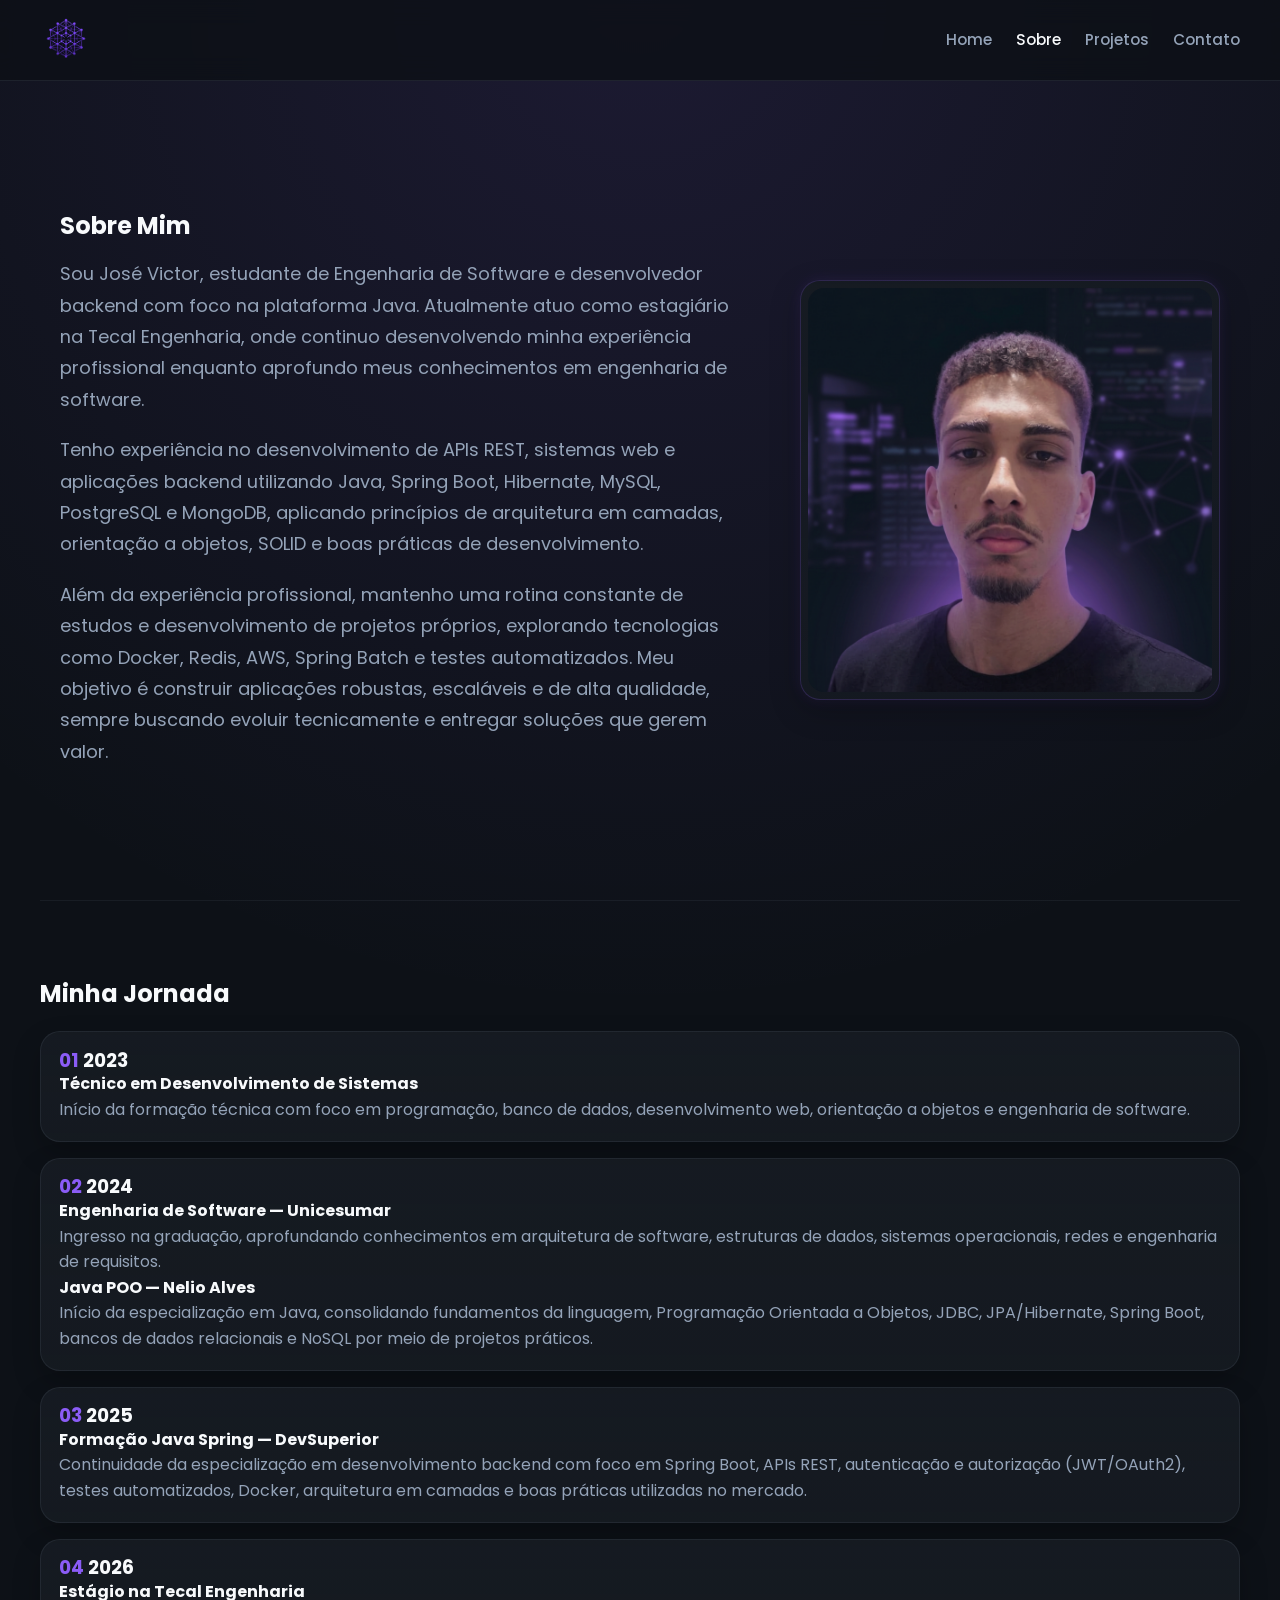
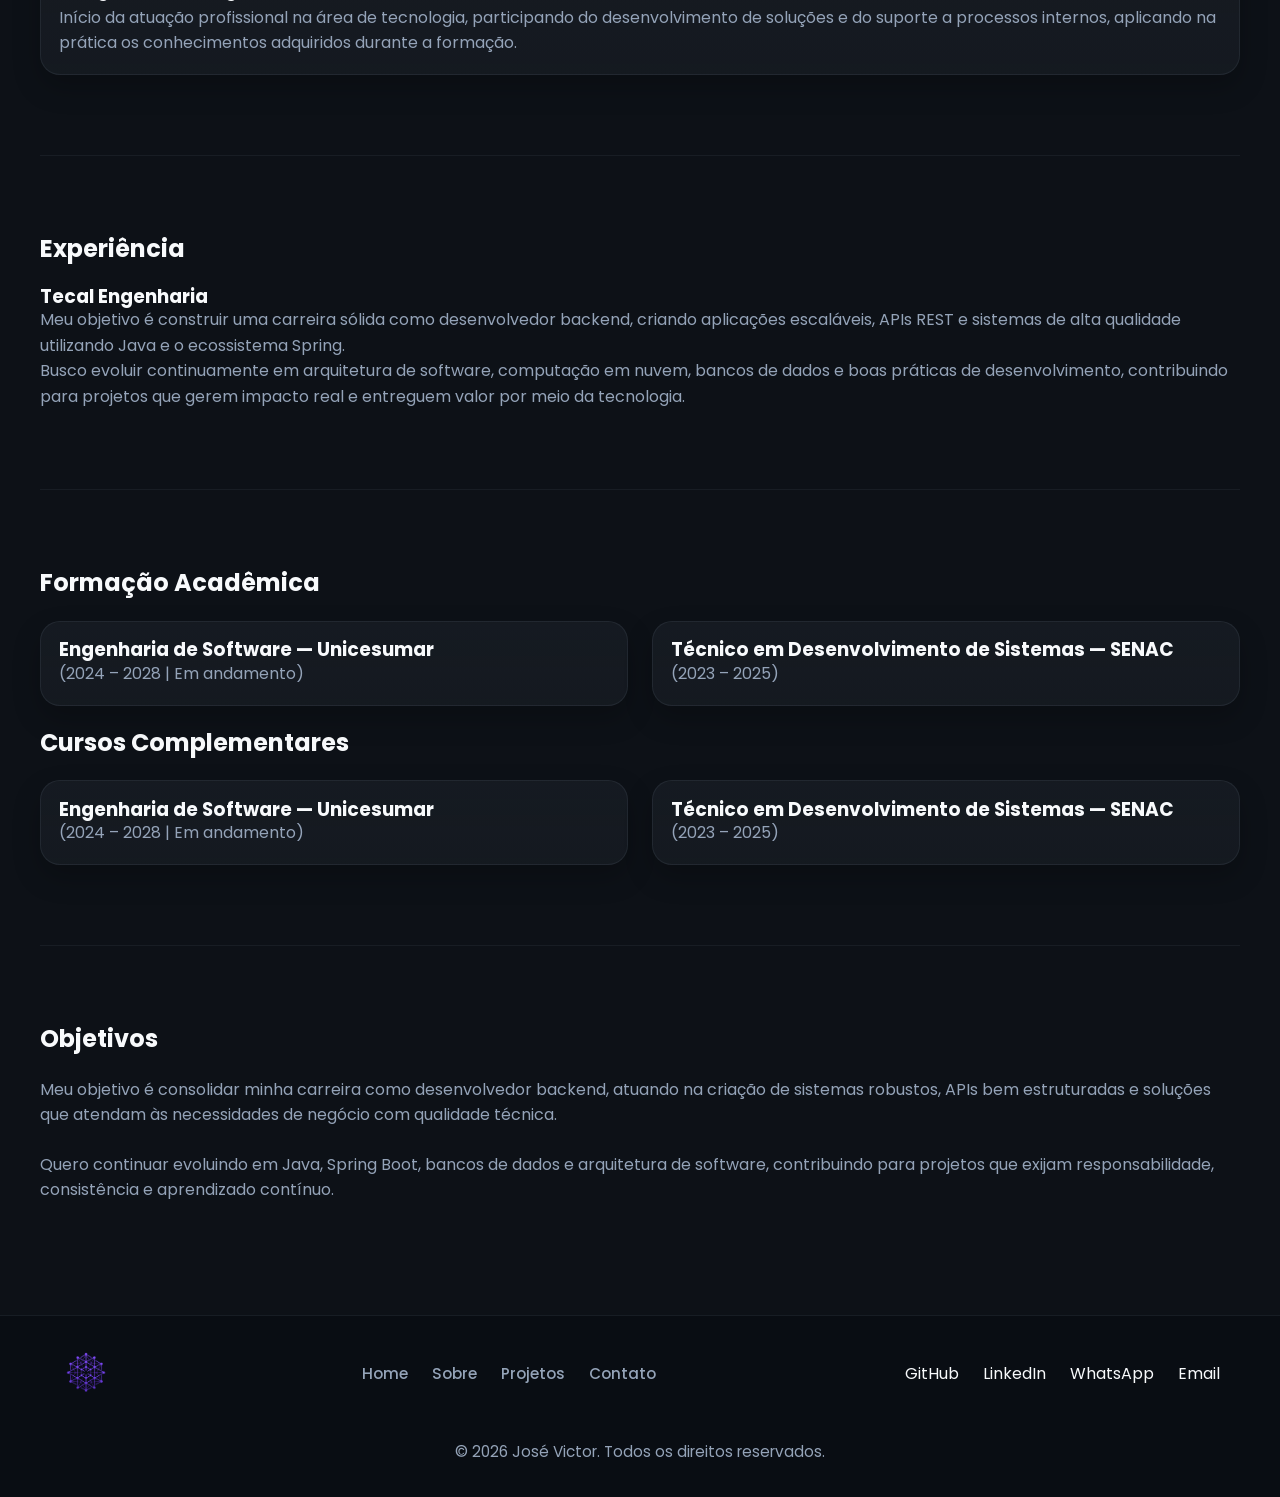
<file: about.html>
<!DOCTYPE html>
<html lang="pt-BR">

<head>
	<meta charset="UTF-8">
	<meta name="viewport" content="width=device-width, initial-scale=1.0">
	<meta name="description" content="Meu portfólio. Aqui apresento meus projetos de desenvolvimento e arquitetura backend com Java e Spring Boot.">
	<meta name="author" content="José Victor">
	<title>José Victor | Sobre Mim</title>
	<link rel="preconnect" href="https://fonts.googleapis.com">
	<link rel="preconnect" href="https://fonts.gstatic.com" crossorigin>
	<link href="https://fonts.googleapis.com/css2?family=Poppins:wght@400;500;600;700;800&display=swap"
		rel="stylesheet">
	<link rel="stylesheet" href="css/style.css">
	<link rel="stylesheet" href="css/animations.css">
</head>

<body>
	<!-- Header -->
	<header class="header">
		<div class="container header-content">
			<div class="logo">
				<a class="logo-link" href="index.html" aria-label="Ir para a página inicial de José Victor">
					<img src="img/logo.png" alt="Logo José Victor" width="56" height="56">
				</a>
			</div>

			<nav aria-label="Navegação principal">
				<ul class="nav-list">
					<li><a class="nav-link" href="index.html">Home</a></li>
					<li><a class="nav-link" href="about.html" aria-current="page">Sobre</a></li>
					<li><a class="nav-link" href="projects.html">Projetos</a></li>
					<li><a class="nav-link" href="contact.html">Contato</a></li>
				</ul>
			</nav>
		</div>
	</header>

	<!-- Main -->
	<main>
		<!-- Seção Sobre Mim -->
		<section class="hero" aria-labelledby="about-title">
			<div class="about-content">
				<h1 id="about-title">Sobre Mim</h1>
				<p>Sou José Victor, estudante de Engenharia de Software e desenvolvedor backend com foco na plataforma
					Java. Atualmente atuo como estagiário na Tecal Engenharia, onde continuo desenvolvendo minha
					experiência profissional enquanto aprofundo meus conhecimentos em engenharia de software.</p>
				<p>Tenho experiência no desenvolvimento de APIs REST, sistemas web e aplicações backend utilizando Java,
					Spring Boot, Hibernate, MySQL, PostgreSQL e MongoDB, aplicando princípios de arquitetura em camadas,
					orientação a objetos, SOLID e boas práticas de desenvolvimento.</p>
				<p>Além da experiência profissional, mantenho uma rotina constante de estudos e desenvolvimento de
					projetos próprios, explorando tecnologias como Docker, Redis, AWS, Spring Batch e testes
					automatizados. Meu objetivo é construir aplicações robustas, escaláveis e de alta qualidade, sempre
					buscando evoluir tecnicamente e entregar soluções que gerem valor.</p>
			</div>

			<figure>
				<img src="img/perfil.png" alt="Foto de perfil de José Victor" width="400" height="400">
			</figure>
		</section>

		<!-- Seção Minha Jornada -->
		<section aria-labelledby="journey-title">
			<h2 id="journey-title">Minha Jornada</h2>

			<ol class="timeline">
				<li>
					<article>
						<h3>2023</h3>
						<h4>Técnico em Desenvolvimento de Sistemas</h4>
						<p>Início da formação técnica com foco em programação, banco de dados, desenvolvimento web,
							orientação a objetos e engenharia de software.</p>
					</article>
				</li>
				<li>
					<article>
						<h3>2024</h3>
						<h4>Engenharia de Software — Unicesumar</h4>
						<p>Ingresso na graduação, aprofundando conhecimentos em arquitetura de software, estruturas de
							dados, sistemas operacionais, redes e engenharia de requisitos.</p>

						<h4>Java POO — Nelio Alves</h4>
						<p>Início da especialização em Java, consolidando fundamentos da linguagem, Programação
							Orientada a Objetos, JDBC, JPA/Hibernate, Spring Boot, bancos de dados relacionais e NoSQL
							por meio de projetos práticos.</p>
					</article>
				</li>
				<li>
					<article>
						<h3>2025</h3>
						<h4>Formação Java Spring — DevSuperior</h4>
						<p>Continuidade da especialização em desenvolvimento backend com foco em Spring Boot, APIs REST,
							autenticação e autorização (JWT/OAuth2), testes automatizados, Docker, arquitetura em
							camadas e boas práticas utilizadas no mercado.</p>
					</article>
				</li>
				<li>
					<article>
						<h3>2026</h3>
						<h4>Estágio na Tecal Engenharia</h4>
						<p>Início da atuação profissional na área de tecnologia, participando do desenvolvimento de
							soluções e do suporte a processos internos, aplicando na prática os conhecimentos adquiridos
							durante a formação.</p>
					</article>
				</li>
			</ol>
		</section>

		<!-- Seção Experiência -->
		<section aria-labelledby="experience-title">
			<h2 id="experience-title">Experiência</h2>

			<article aria-labelledby="tecal-title">
				<h3 id="tecal-title">Tecal Engenharia</h3>
				<p>Meu objetivo é construir uma carreira sólida como desenvolvedor backend, criando aplicações
					escaláveis, APIs REST e sistemas de alta qualidade utilizando Java e o ecossistema Spring.</p>

				<p>Busco evoluir continuamente em arquitetura de software, computação em nuvem, bancos de dados e boas
					práticas de desenvolvimento, contribuindo para projetos que gerem impacto real e entreguem valor por
					meio da tecnologia.</p>
			</article>
		</section>

		<!-- Seção Formação -->
		<section aria-labelledby="education-title">
			<h2 id="education-title">Formação Acadêmica</h2>

			<div class="education-grid">
				<article aria-labelledby="software-degree-title">
					<h3 id="software-degree-title">Engenharia de Software — Unicesumar</h3>
					<p>(2024 – 2028 | Em andamento)</p>
				</article>

				<article aria-labelledby="technical-course-title">
					<h3 id="technical-course-title">Técnico em Desenvolvimento de Sistemas — SENAC</h3>
					<p>(2023 – 2025)</p>
				</article>
			</div>
			<h2 id="education-title">Cursos Complementares</h2>
			<div class="education-grid">
				<article aria-labelledby="software-degree-title">
					<h3 id="software-degree-title">Engenharia de Software — Unicesumar</h3>
					<p>(2024 – 2028 | Em andamento)</p>
				</article>

				<article aria-labelledby="technical-course-title">
					<h3 id="technical-course-title">Técnico em Desenvolvimento de Sistemas — SENAC</h3>
					<p>(2023 – 2025)</p>
				</article>
			</div>
		</section>



		<!-- Seção Objetivos -->
		<section aria-labelledby="goals-title">
			<h2 id="goals-title">Objetivos</h2>
			<p>Meu objetivo é consolidar minha carreira como desenvolvedor backend, atuando na criação de sistemas
				robustos, APIs bem estruturadas e soluções que atendam às necessidades de negócio com qualidade técnica.
			</p>
			<p>Quero continuar evoluindo em Java, Spring Boot, bancos de dados e arquitetura de software, contribuindo
				para projetos que exijam responsabilidade, consistência e aprendizado contínuo.</p>
		</section>
	</main>

	<!-- Footer -->
	<footer class="footer">
		<div class="container footer-content">
			<div class="logo">
				<a class="logo-link" href="index.html" aria-label="Ir para a página inicial de José Victor">
					<img src="img/logo.png" alt="Logo José Victor" width="56" height="56">
				</a>
			</div>

			<nav aria-label="Links rápidos">
				<ul class="nav-list">
					<li><a class="nav-link" href="index.html">Home</a></li>
					<li><a class="nav-link" href="about.html">Sobre</a></li>
					<li><a class="nav-link" href="projects.html">Projetos</a></li>
					<li><a class="nav-link" href="contact.html">Contato</a></li>
				</ul>
			</nav>

			<nav aria-label="Redes sociais e contato">
				<ul class="nav-list">
					<li><a href="https://github.com/JoseV-001" target="_blank" rel="noopener noreferrer"
							aria-label="Acessar o GitHub de José Victor">GitHub</a></li>
					<li><a href="https://www.linkedin.com/in/jos%C3%A9-victor-460175269/" target="_blank"
							rel="noopener noreferrer" aria-label="Acessar o LinkedIn de José Victor">LinkedIn</a></li>
					<li><a href="https://wa.me/5521996061659" target="_blank" rel="noopener noreferrer"
							aria-label="Falar com José Victor no WhatsApp">WhatsApp</a></li>
					<li><a href="mailto:victojose46@gmail.com" aria-label="Enviar um email para José Victor">Email</a>
					</li>
				</ul>
			</nav>

			<p>&copy; 2026 José Victor. Todos os direitos reservados.</p>
		</div>
	</footer>

	<script defer src="js/effects.js"></script>
	<script defer src="js/main.js"></script>
</body>

</html>
</file>
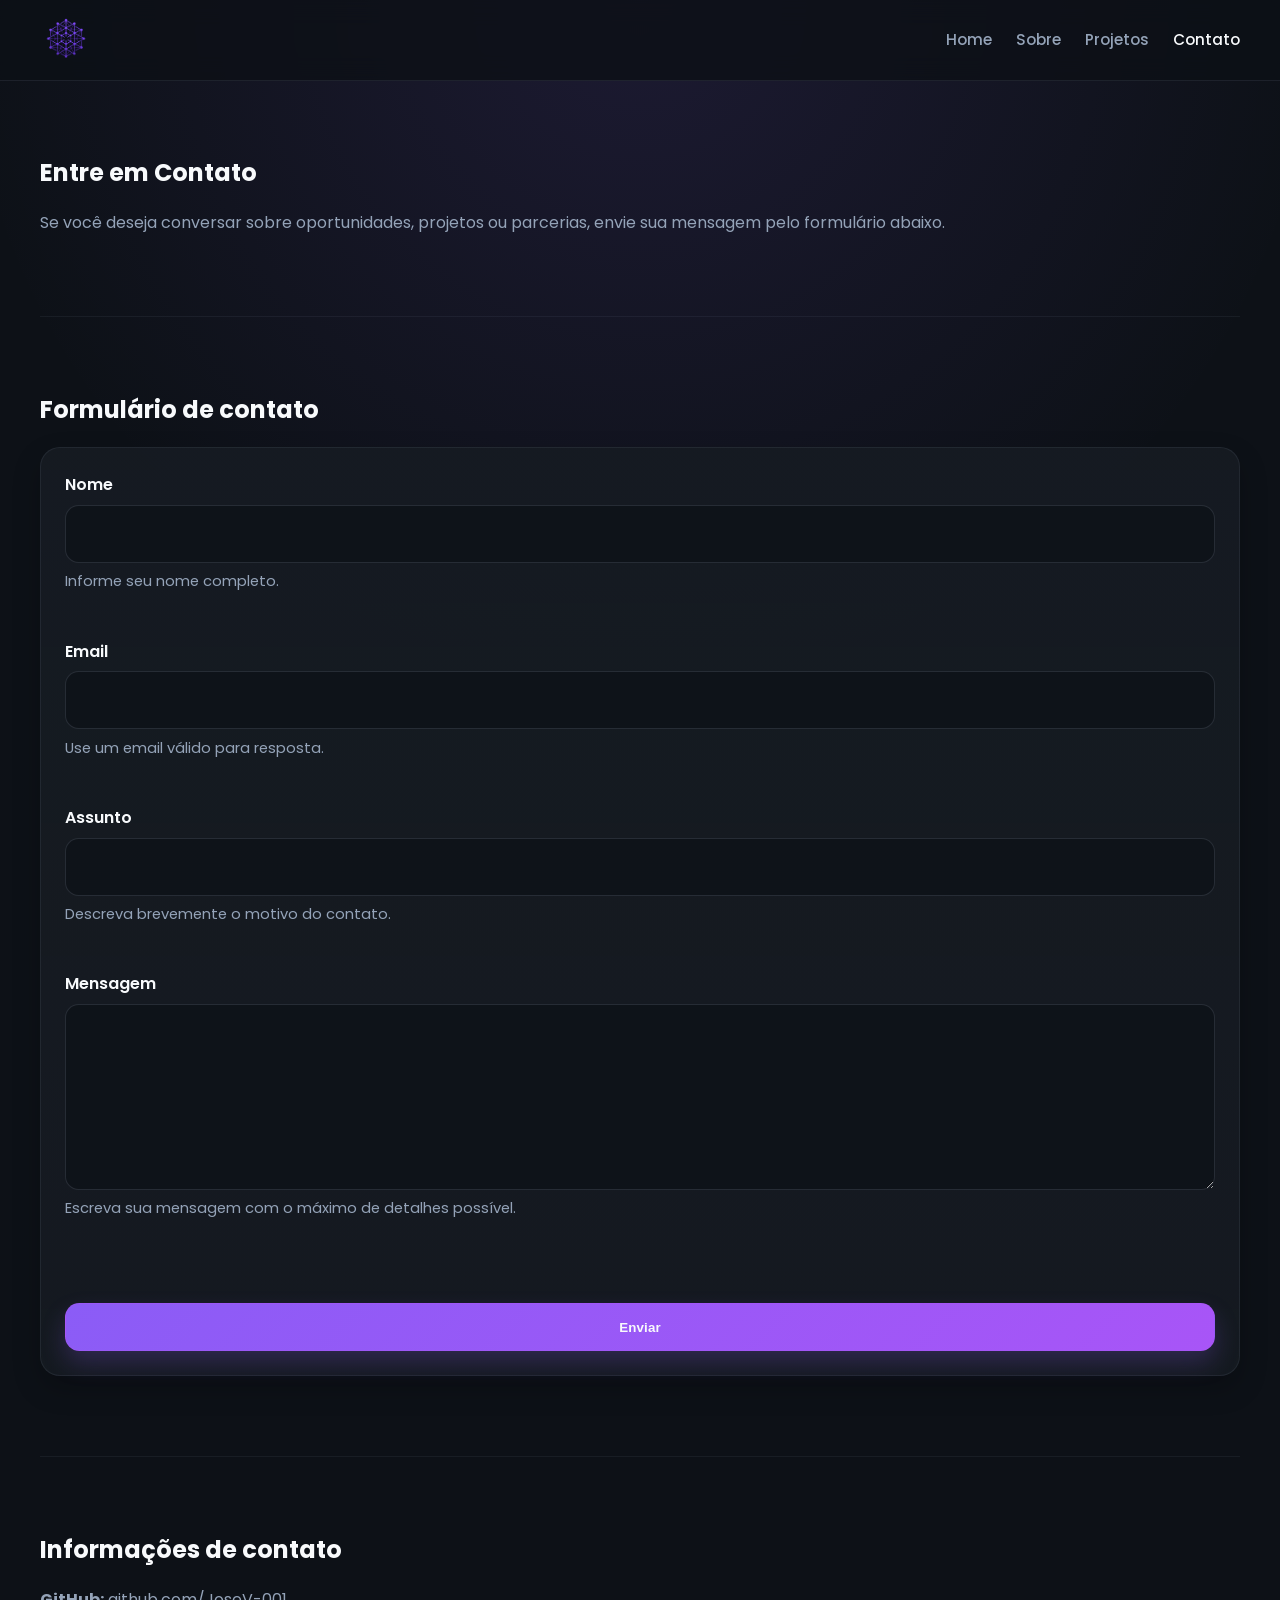
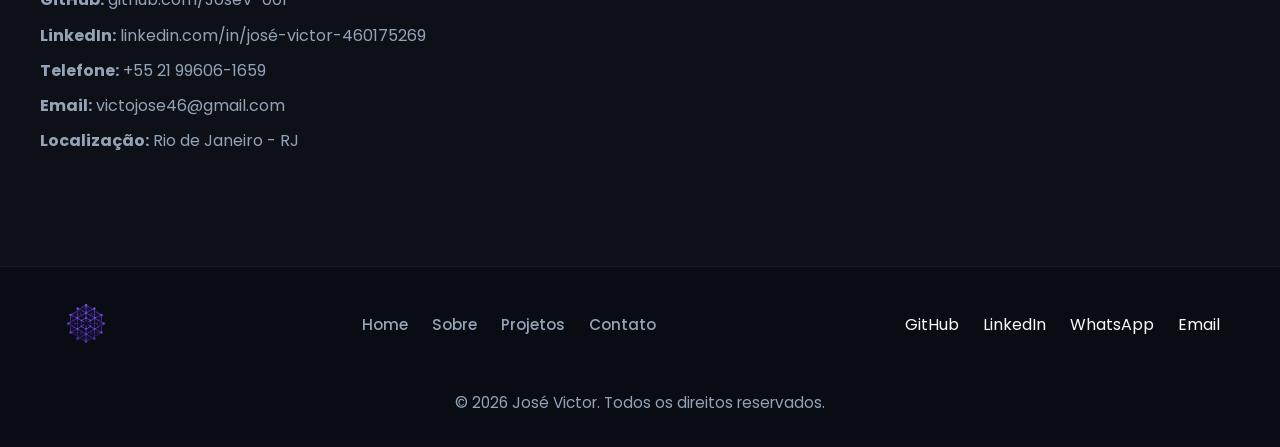
<file: contact.html>
<!DOCTYPE html>
<html lang="pt-BR">
<head>
	<meta charset="UTF-8">
	<meta name="viewport" content="width=device-width, initial-scale=1.0">
	<meta name="description" content="Meu portfólio. Aqui apresento meus projetos de desenvolvimento e arquitetura backend com Java e Spring Boot.">
	<meta name="author" content="José Victor">
	<title>José Victor | Contato</title>
	<link rel="preconnect" href="https://fonts.googleapis.com">
	<link rel="preconnect" href="https://fonts.gstatic.com" crossorigin>
	<link href="https://fonts.googleapis.com/css2?family=Poppins:wght@400;500;600;700;800&display=swap" rel="stylesheet">
	<link rel="stylesheet" href="css/style.css">
	<link rel="stylesheet" href="css/animations.css">
</head>
<body>
	<!-- Header -->
	<header class="header">
		<div class="container header-content">
			<div class="logo">
				<a class="logo-link" href="index.html" aria-label="Ir para a página inicial de José Victor">
					<img src="img/logo.png" alt="Logo José Victor" width="56" height="56">
				</a>
			</div>

			<nav aria-label="Navegação principal">
				<ul class="nav-list">
					<li><a class="nav-link" href="index.html">Home</a></li>
					<li><a class="nav-link" href="about.html">Sobre</a></li>
					<li><a class="nav-link" href="projects.html">Projetos</a></li>
					<li><a class="nav-link" href="contact.html" aria-current="page">Contato</a></li>
				</ul>
			</nav>
		</div>
	</header>

	<!-- Main -->
	<main>
		<!-- Título e apresentação -->
		<section aria-labelledby="contact-title">
			<h1 id="contact-title">Entre em Contato</h1>
			<p>Se você deseja conversar sobre oportunidades, projetos ou parcerias, envie sua mensagem pelo formulário abaixo.</p>
		</section>

		<!-- Formulário -->
		<section aria-labelledby="form-title">
			<h2 id="form-title">Formulário de contato</h2>

			<form id="contact-form" class="contact-form" novalidate aria-label="Formulário de contato de José Victor">
				<div class="form-field">
					<label for="name">Nome</label>
					<input type="text" id="name" name="name" autocomplete="name" required aria-describedby="name-help name-error">
					<p id="name-help">Informe seu nome completo.</p>
					<p id="name-error" aria-live="polite"></p>
				</div>

				<div class="form-field">
					<label for="email">Email</label>
					<input type="email" id="email" name="email" autocomplete="email" required aria-describedby="email-help email-error">
					<p id="email-help">Use um email válido para resposta.</p>
					<p id="email-error" aria-live="polite"></p>
				</div>

				<div class="form-field">
					<label for="subject">Assunto</label>
					<input type="text" id="subject" name="subject" required aria-describedby="subject-help subject-error">
					<p id="subject-help">Descreva brevemente o motivo do contato.</p>
					<p id="subject-error" aria-live="polite"></p>
				</div>

				<div class="form-field">
					<label for="message">Mensagem</label>
					<textarea id="message" name="message" rows="6" required aria-describedby="message-help message-error"></textarea>
					<p id="message-help">Escreva sua mensagem com o máximo de detalhes possível.</p>
					<p id="message-error" aria-live="polite"></p>
				</div>

				<p id="form-status" aria-live="polite"></p>

				<button type="submit" class="btn btn-primary">Enviar</button>
			</form>
		</section>

		<!-- Seção de contato direto -->
		<section aria-labelledby="contact-info-title">
			<h2 id="contact-info-title">Informações de contato</h2>

			<ul>
				<li><strong>GitHub:</strong> <a href="https://github.com/JoseV-001" target="_blank" rel="noopener noreferrer" aria-label="Acessar o GitHub de José Victor">github.com/JoseV-001</a></li>
				<li><strong>LinkedIn:</strong> <a href="https://www.linkedin.com/in/jos%C3%A9-victor-460175269/" target="_blank" rel="noopener noreferrer" aria-label="Acessar o LinkedIn de José Victor">linkedin.com/in/josé-victor-460175269</a></li>
				<li><strong>Telefone:</strong> <a href="tel:+5521996061659" aria-label="Ligar para José Victor">+55 21 99606-1659</a></li>
				<li><strong>Email:</strong> <a href="mailto:victojose46@gmail.com" aria-label="Enviar um email para José Victor">victojose46@gmail.com</a></li>
				<li><strong>Localização:</strong> Rio de Janeiro - RJ</li>
			</ul>
		</section>
	</main>

	<!-- Footer -->
	<footer class="footer">
		<div class="container footer-content">
		<div class="logo">
			<a class="logo-link" href="index.html" aria-label="Ir para a página inicial de José Victor">
				<img src="img/logo.png" alt="Logo José Victor" width="56" height="56">
			</a>
		</div>

		<nav aria-label="Links rápidos">
			<ul class="nav-list">
				<li><a class="nav-link" href="index.html">Home</a></li>
				<li><a class="nav-link" href="about.html">Sobre</a></li>
				<li><a class="nav-link" href="projects.html">Projetos</a></li>
				<li><a class="nav-link" href="contact.html">Contato</a></li>
			</ul>
		</nav>

		<nav aria-label="Redes sociais e contato">
				<ul class="nav-list">
					<li><a href="https://github.com/JoseV-001" target="_blank" rel="noopener noreferrer"
							aria-label="Acessar o GitHub de José Victor">GitHub</a></li>
					<li><a href="https://www.linkedin.com/in/jos%C3%A9-victor-460175269/" target="_blank"
							rel="noopener noreferrer" aria-label="Acessar o LinkedIn de José Victor">LinkedIn</a></li>
					<li><a href="https://wa.me/5521996061659" target="_blank" rel="noopener noreferrer"
							aria-label="Falar com José Victor no WhatsApp">WhatsApp</a></li>
					<li><a href="mailto:victojose46@gmail.com" aria-label="Enviar um email para José Victor">Email</a>
					</li>
				</ul>
			</nav>

		<p>&copy; 2026 José Victor. Todos os direitos reservados.</p>
		</div>
	</footer>

	<script defer src="js/effects.js"></script>
	<script defer src="js/form.js"></script>
	<script defer src="js/main.js"></script>
</body>
</html>
</file>
<file: css/style.css>
@import url('https://fonts.googleapis.com/css2?family=Poppins:wght@400;500;600;700;800&display=swap');

/* ==========================================================================
   1. RESET E COMPONENTES GERAIS
   ========================================================================== */

* {
    margin: 0;
    padding: 0;
    box-sizing: border-box;
}

html {
    scroll-behavior: smooth;
}

body, html {
    width: 100%;
    overflow-x: hidden;
}

body {
    background-color: var(--bg-primary);
    background-image: radial-gradient(circle at top, rgba(139, 92, 246, 0.12), transparent 32%);
    color: var(--text-primary);
    font-family: var(--font-main);
    line-height: 1.6;
}

main {
    padding-top: 80px;
}

ul {
    list-style: none;
}

a {
    text-decoration: none;
    color: inherit;
    transition: var(--transition-smooth);
}

a:focus-visible,
button:focus-visible,
input:focus-visible,
textarea:focus-visible {
    outline: 2px solid var(--color-primary);
    outline-offset: 4px;
}

img {
    max-width: 100%;
    height: auto;
    display: block;
    border-radius: 1rem;
}

figure {
    margin: 0;
}

figcaption {
    margin-top: 0.85rem;
    font-size: 0.9rem;
    color: var(--text-secondary);
}

.container {
    max-width: 1200px;
    margin: 0 auto;
    padding: 0 20px;
    width: 100%;
}

main > section {
    width: min(1200px, calc(100% - 40px));
    margin: 0 auto;
    padding: 5rem 0;
}

main > section + section {
    border-top: 1px solid rgba(148, 163, 184, 0.08);
}

main h1,
main h2,
main h3 {
    line-height: 1.1;
}

main p {
    color: var(--text-secondary);
}

/* Botões Globais */
.btn,
#sobre a,
#cta a,
.project-card__actions a {
    display: inline-flex;
    align-items: center;
    justify-content: center;
    min-height: 48px;
    padding: 0.85rem 1.5rem;
    border-radius: 0.9rem;
    font-weight: 600;
    letter-spacing: 0.01em;
    transition: var(--transition-smooth);
}

.btn {
    cursor: pointer;
}

.btn-primary,
#sobre a,
#cta a,
.project-card__actions a:first-child {
    background: linear-gradient(135deg, var(--color-primary), var(--color-accent));
    color: var(--text-primary);
    border: 1px solid rgba(168, 85, 247, 0.45);
    box-shadow: 0 12px 24px rgba(139, 92, 246, 0.22);
}

.btn-primary:hover,
#sobre a:hover,
#cta a:hover,
.project-card__actions a:first-child:hover {
    transform: translateY(-3px);
    box-shadow: 0 18px 30px rgba(139, 92, 246, 0.28);
}

.btn-outline,
.project-card__actions a:last-child {
    background: rgba(22, 27, 34, 0.78);
    color: var(--text-primary);
    border: 1px solid rgba(139, 92, 246, 0.35);
}

.btn-outline:hover,
.project-card__actions a:last-child:hover {
    background: rgba(139, 92, 246, 0.1);
    transform: translateY(-3px);
    box-shadow: 0 18px 30px rgba(139, 92, 246, 0.28);
}


/* ==========================================================================
   2. VARIÁVEIS
   ========================================================================== */

:root {
    /* Paleta de Cores */
    --bg-primary: #0D1117;
    --bg-secondary: #161B22;
    --color-primary: #8B5CF6;
    --color-accent: #A855F7;
    --text-primary: #F8FAFC;
    --text-secondary: #94A3B8;

    /* Fontes e Tamanhos */
    --font-main: 'Poppins', sans-serif;
    
    /* Transições */
    --transition-smooth: all 0.3s ease;
}


/* ==========================================================================
   3. HEADER
   ========================================================================== */

.header {
    position: fixed;
    top: 0;
    left: 0;
    width: 100%;
    z-index: 1000;
    background: rgba(13, 17, 23, 0.82);
    backdrop-filter: blur(12px);
    -webkit-backdrop-filter: blur(12px);
    border-bottom: 1px solid rgba(148, 163, 184, 0.12);
}

.header .header-content {
    display: flex;
    justify-content: space-between;
    align-items: center;
    height: 80px;
    width: 100%;
    max-width: 100%;
    padding: 0 40px;
}

.logo,
.logo-link {
    display: inline-flex;
    align-items: center;
    line-height: 0;
}

.logo-link img {
    width: 52px;
    height: 52px;
    object-fit: contain;
    display: block;
}

.nav-list {
    display: flex;
    align-items: center;
    gap: 1.5rem;
    flex-wrap: wrap;
}

.nav-link {
    color: var(--text-secondary);
    font-weight: 500;
    font-size: 0.95rem;
    transition: var(--transition-smooth);
}

.nav-link:hover,
.nav-link[aria-current="page"] {
    color: var(--text-primary);
}


/* ==========================================================================
   4. HERO
   ========================================================================== */

.saudacao,
.hero-text > p:first-of-type {
    color: var(--color-primary);
    font-weight: 500;
}

.saudacao {
    font-size: 1.2rem;
    display: block;
    margin-bottom: 0.5rem;
}

.cargo,
.hero-text h2 {
    font-size: clamp(1.4rem, 3vw, 2rem);
    color: var(--text-secondary);
    font-weight: 600;
    margin-bottom: 1.5rem;
}

.descricao {
    color: var(--text-secondary);
    font-size: 1.1rem;
    margin-bottom: 2rem;
    max-width: 90%;
}

.hero {
    min-height: calc(100vh - 80px);
    display: grid;
    grid-template-columns: 1.2fr 0.8fr;
    align-items: center;
    gap: 3.5rem;
    padding: 0.85rem 0 2.25rem;
}

.hero:not(#home) {
    max-width: 1200px;
    width: 100%;
    margin: 0 auto;
    padding: 2.25rem 20px;
    display: flex;
    justify-content: space-between;
    align-items: center;
    gap: 4rem;
}

.hero-content {
    display: flex;
    flex-direction: column;
    justify-content: center;
    gap: 0.75rem;
}

.hero-text {
    display: flex;
    flex-direction: column;
    gap: 0.75rem;
}

.hero-brand {
    display: block;
    width: min(100%, 560px);
    height: auto;
    object-fit: contain;
    margin-bottom: 0.2rem;
    filter: drop-shadow(0 0 18px rgba(139, 92, 246, 0.35));
}

.hero-text p {
    margin: 0;
    max-width: 65ch;
}

.hero-text h1 {
    font-size: clamp(2.6rem, 6vw, 4.6rem);
    font-weight: 800;
    margin-bottom: 0.5rem;
}

.hero-buttons {
    display: flex;
    gap: 1rem;
    flex-wrap: nowrap;
    margin-top: 0.35rem;
}

#home .hero-text > ul {
    display: flex;
    flex-wrap: wrap;
    gap: 0.6rem;
    margin-top: 0.25rem;
}

#home .hero-text > ul li {
    display: inline-flex;
    align-items: center;
    min-height: 2.3rem;
    padding: 0.45rem 0.85rem;
    border-radius: 999px;
    background: rgba(22, 27, 34, 0.88);
    border: 1px solid rgba(139, 92, 246, 0.18);
    color: var(--text-primary);
    font-size: 0.92rem;
    line-height: 1;
}

@keyframes pulse-glow {
    0%, 100% {
        box-shadow: 0 10px 30px rgba(0, 0, 0, 0.25), 0 0 15px rgba(139, 92, 246, 0.15);
        border-color: rgba(139, 92, 246, 0.2);
    }
    50% {
        box-shadow: 0 14px 40px rgba(0, 0, 0, 0.35), 0 0 28px rgba(168, 85, 247, 0.38);
        border-color: rgba(168, 85, 247, 0.45);
    }
}

.hero-media,
.hero:not(#home) figure {
    justify-self: end;
    width: min(100%, 380px);
    height: min(100%, 380px);
    aspect-ratio: 1 / 1;
    padding: 0.45rem;
    border-radius: 1.25rem;
    background: linear-gradient(180deg, rgba(22, 27, 34, 0.96), rgba(22, 27, 34, 0.72));
    border: 1px solid rgba(139, 92, 246, 0.2);
    box-shadow: 0 10px 30px rgba(0, 0, 0, 0.25), 0 0 15px rgba(139, 92, 246, 0.12);
    display: flex;
    align-items: center;
    justify-content: center;
    overflow: hidden;
    will-change: transform;
    animation: pulse-glow 4s infinite alternate ease-in-out;
}

.hero:not(#home) figure {
    width: 100%;
    max-width: 420px;
    height: 420px;
}

.hero-media img,
.hero:not(#home) figure img {
    width: 100%;
    height: 100%;
    object-fit: cover;
}


/* ==========================================================================
   5. COMPONENTES DE CARTÕES / CONTAINER GERAL (REFATORADO - DRY)
   ========================================================================== */

#sobre,
#journey-title + ol > li article,
.education-grid article,
#stack > article,
#projetos > article,
.project-card,
#cta,
form {
    background: linear-gradient(180deg, rgba(22, 27, 34, 0.96), rgba(22, 27, 34, 0.88));
    border: 1px solid rgba(148, 163, 184, 0.1);
    border-radius: 1.25rem;
    box-shadow: 0 12px 28px rgba(0, 0, 0, 0.22);
}

#journey-title + ol > li article:hover,
.education-grid article:hover,
#stack > article:hover,
#projetos > article:hover,
.project-card:hover {
    transform: translateY(-4px);
    border-color: rgba(139, 92, 246, 0.28);
    box-shadow: 0 18px 36px rgba(0, 0, 0, 0.28);
}


/* ==========================================================================
   5A. SOBRE
   ========================================================================== */

#sobre {
    width: min(800px, calc(100% - 40px));
    margin: 0 auto;
    padding: 3rem 2.5rem;
    text-align: center;
    display: flex;
    flex-direction: column;
    align-items: center;
    gap: 1.5rem;
    will-change: transform;
}

.about-content {
    flex: 1;
    display: flex;
    flex-direction: column;
    gap: 1.2rem;
}

.about-content p {
    font-size: 1.12rem;
    line-height: 1.75;
}

#journey-title + ol {
    display: grid;
    gap: 1rem;
    counter-reset: journey;
}

#journey-title + ol > li {
    list-style: none;
}

#journey-title + ol > li article,
.education-grid article {
    padding: 1.15rem;
    transition: var(--transition-smooth);
}

#journey-title + ol > li article h3::before {
    counter-increment: journey;
    content: counter(journey, decimal-leading-zero) " ";
    color: var(--color-primary);
}

.education-grid {
    display: grid;
    grid-template-columns: repeat(auto-fit, minmax(220px, 1fr));
    gap: 1.5rem;
}


/* ==========================================================================
   6. STACK
   ========================================================================== */

#stack {
    display: grid;
    grid-template-columns: repeat(auto-fit, minmax(220px, 1fr));
    gap: 1.5rem;
    padding-block: 2.7rem;
}

#stack > h2 {
    grid-column: 1 / -1;
    margin-bottom: 1rem;
}

#stack > article {
    padding: 1.5rem;
    transition: var(--transition-smooth);
}

#stack > article h3 {
    font-size: 1.25rem;
    margin-bottom: 1rem;
    color: var(--text-primary);
}

#stack > article ul {
    display: flex;
    flex-direction: column;
    gap: 0.5rem;
}

#stack > article ul li {
    color: var(--text-secondary);
    font-size: 0.95rem;
}


/* ==========================================================================
   7. PROJETOS
   ========================================================================== */

#projetos,
.projects-grid {
    display: grid;
    grid-template-columns: repeat(3, minmax(0, 1fr));
    gap: 1.5rem;
    align-items: stretch;
}

#projetos > h2,
.projects-grid > h2 {
    grid-column: 1 / -1;
}

#projetos > article,
.project-card {
    display: flex;
    flex-direction: column;
    height: 100%;
    padding: 1.25rem;
    transition: var(--transition-smooth);
    will-change: transform;
}

#projetos > article img,
.project-card__media img {
    width: 100%;
    height: 170px;
    object-fit: cover;
    margin-bottom: 0.8rem;
}

.project-card__media {
    margin: 0 0 0.8rem 0;
}

#projetos > article p,
.project-card p {
    color: var(--text-secondary);
    margin-bottom: 1rem;
}

#projetos > article h3,
.project-card h3 {
    margin-bottom: 0.5rem;
}

.project-card__content {
    display: flex;
    flex-direction: column;
    gap: 1rem;
    flex-grow: 1;
}

.project-card__content ul {
    display: grid;
    gap: 0.6rem;
    margin-bottom: 1rem;
}

.project-card__content ul li {
    color: var(--text-secondary);
}

.project-card__actions {
    display: flex;
    gap: 0.85rem;
    flex-wrap: wrap;
    margin-top: auto;
}

#projetos > article a {
    color: var(--color-primary);
    font-weight: 600;
    margin-top: auto;
    display: inline-flex;
    align-items: center;
    transition: var(--transition-smooth);
}

#projetos > article a:hover {
    color: var(--color-accent);
}


/* ==========================================================================
   8. CONTATO
   ========================================================================== */

#cta {
    padding-block: 2.7rem;
    text-align: center;
    justify-items: center;
    display: grid;
    gap: 1.5rem;
}

#cta p {
    max-width: 65ch;
}

form {
    padding: 1.5rem;
    display: grid;
    gap: 1.1rem;
}

form > div {
    display: grid;
    gap: 0.45rem;
}

label {
    font-weight: 600;
    color: var(--text-primary);
}

input,
textarea {
    width: 100%;
    padding: 0.95rem 1rem;
    border-radius: 0.85rem;
    border: 1px solid rgba(148, 163, 184, 0.18);
    background: rgba(13, 17, 23, 0.72);
    color: var(--text-primary);
    font: inherit;
    transition: var(--transition-smooth);
}

input:focus,
textarea:focus {
    outline: none;
    border-color: rgba(139, 92, 246, 0.65);
    box-shadow: 0 0 0 4px rgba(139, 92, 246, 0.12);
}

.contact-form .form-field p,
#form-status {
    font-size: 0.92rem;
    min-height: 1.25rem;
}

.contact-form .form-field p {
    color: var(--text-secondary);
}

.contact-form .form-field p.is-error,
.contact-form .form-field input[aria-invalid="true"] + p,
.contact-form .form-field textarea[aria-invalid="true"] + p {
    color: #fca5a5;
}

.contact-form #form-status.is-success {
    color: #86efac;
}

.contact-form #form-status.is-error {
    color: #fda4af;
}

section[aria-labelledby="contact-info-title"] ul {
    display: grid;
    gap: 0.6rem;
}

section[aria-labelledby="contact-info-title"] li {
    color: var(--text-secondary);
}

/* Estruturação Geral de Seções nas Páginas de Contato e Projetos */
section[aria-labelledby="contact-title"],
section[aria-labelledby="projects-page-title"],
section[aria-labelledby="about-title"],
section[aria-labelledby="journey-title"],
section[aria-labelledby="experience-title"],
section[aria-labelledby="education-title"],
section[aria-labelledby="goals-title"],
section[aria-labelledby="featured-projects-title"],
section[aria-labelledby="contact-info-title"],
section[aria-labelledby="form-title"] {
    display: grid;
    gap: 1.5rem;
}


/* ==========================================================================
   9. FOOTER
   ========================================================================== */

.footer {
    margin-top: 2rem;
    border-top: 1px solid rgba(148, 163, 184, 0.1);
    background: rgba(9, 13, 20, 0.94);
    padding: 2rem 20px;
}

.footer-content {
    display: flex;
    align-items: center;
    justify-content: space-between;
    gap: 1.5rem;
    min-height: 80px;
    flex-wrap: wrap;
}

.footer p {
    width: 100%;
    text-align: center;
    padding-top: 1rem;
    color: var(--text-secondary);
    font-size: 0.96rem;
}


/* ==========================================================================
   10. RESPONSIVIDADE
   ========================================================================== */

@media (max-width: 992px) {
    .hero {
        grid-template-columns: 1fr;
        gap: 2.5rem;
    }

    .hero-media,
    .hero:not(#home) figure {
        justify-self: center;
        width: min(100%, 360px);
        height: 360px;
    }

    #projetos,
    .projects-grid {
        grid-template-columns: repeat(2, minmax(0, 1fr));
    }
}

@media (max-width: 768px) {
    main {
        padding-top: 72px;
    }

    .header .header-content,
    .footer-content {
        flex-direction: column;
        justify-content: center;
        padding: 1rem 0;
        height: auto;
        gap: 1rem;
    }

    .nav-list,
    .hero-buttons,
    .project-card__actions {
        justify-content: center;
    }

    main > section {
        width: min(100%, calc(100% - 24px));
        padding: 2.75rem 0;
    }

    #home,
    #sobre,
    #stack,
    #projetos,
    #cta {
        padding-block: 2.25rem;
    }

    #projetos,
    .projects-grid,
    #stack,
    .education-grid {
        grid-template-columns: 1fr;
    }

    .hero-media,
    .hero:not(#home) figure {
        width: min(100%, 300px);
        height: 300px;
    }

    .hero-buttons {
        flex-wrap: wrap;
    }

    #home .hero-text > ul {
        gap: 0.5rem;
    }

    #projetos > article img,
    .project-card__media img {
        height: 160px;
    }

    /* Garantir visibilidade e desativar animação reveal travada no mobile */
    .reveal {
        opacity: 1 !important;
        transform: none !important;
        transition: none !important;
    }

    /* Ajuste de largura e limites para os cards de projetos */
    #projetos > article,
    .project-card {
        width: 100%;
        max-width: 100%;
    }
}
</file>
<file: css/animations.css>
/* ========================================================================== 
   ANIMAÇÕES E EFEITOS INTERATIVOS
   ========================================================================== */

.reveal {
	opacity: 0;
	transform: translateY(18px);
	transition: opacity 0.7s ease, transform 0.7s ease;
}

.reveal.is-visible {
	opacity: 1;
	transform: translateY(0);
}

.btn,
#cta a,
.project-card__actions a,
form button,
.nav-link,
.logo-link img,
.hero-media,
.project-card,
.education-grid article,
#journey-title + ol > li article {
	transition: transform 0.3s ease, box-shadow 0.3s ease, border-color 0.3s ease, color 0.3s ease, filter 0.3s ease;
}

@keyframes glowPulse {
	0%,
	100% {
		box-shadow: 0 0 0 rgba(139, 92, 246, 0.12);
		filter: drop-shadow(0 0 0 rgba(139, 92, 246, 0.14));
	}

	50% {
		box-shadow: 0 0 24px rgba(139, 92, 246, 0.2);
		filter: drop-shadow(0 0 18px rgba(168, 85, 247, 0.32));
	}
}

@keyframes floatSoft {
	0%,
	100% {
		transform: translateY(0);
	}

	50% {
		transform: translateY(-6px);
	}
}

.hero-brand {
	animation: floatSoft 7s ease-in-out infinite;
}

.hero-media {
	animation: glowPulse 5.5s ease-in-out infinite;
}

.logo-link:hover img {
	transform: scale(1.05);
	filter: drop-shadow(0 0 18px rgba(139, 92, 246, 0.35));
}

.btn:hover,
#cta a:hover,
.project-card__actions a:hover,
form button:hover,
.project-card:hover,
.education-grid article:hover,
#journey-title + ol > li article:hover {
	transform: translateY(-3px);
}

.nav-link:hover {
	text-shadow: 0 0 12px rgba(139, 92, 246, 0.25);
}
</file>
